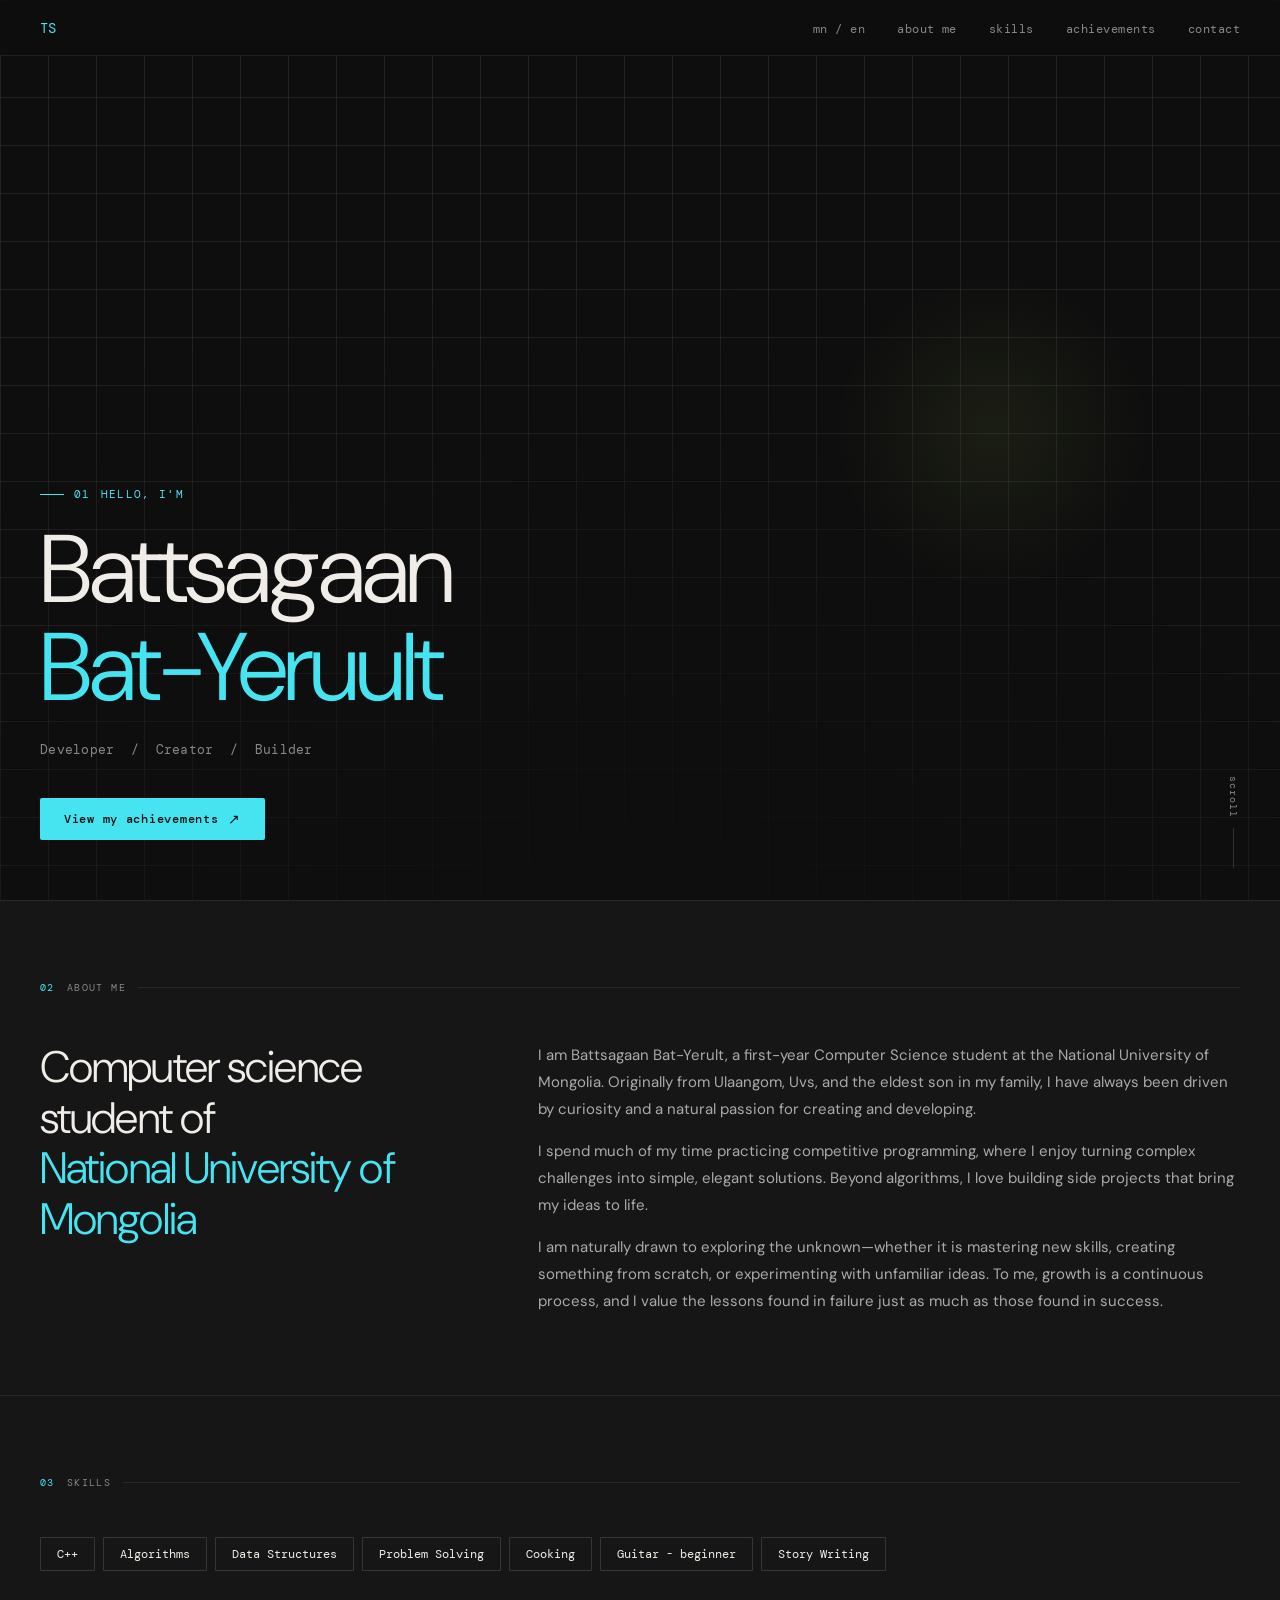
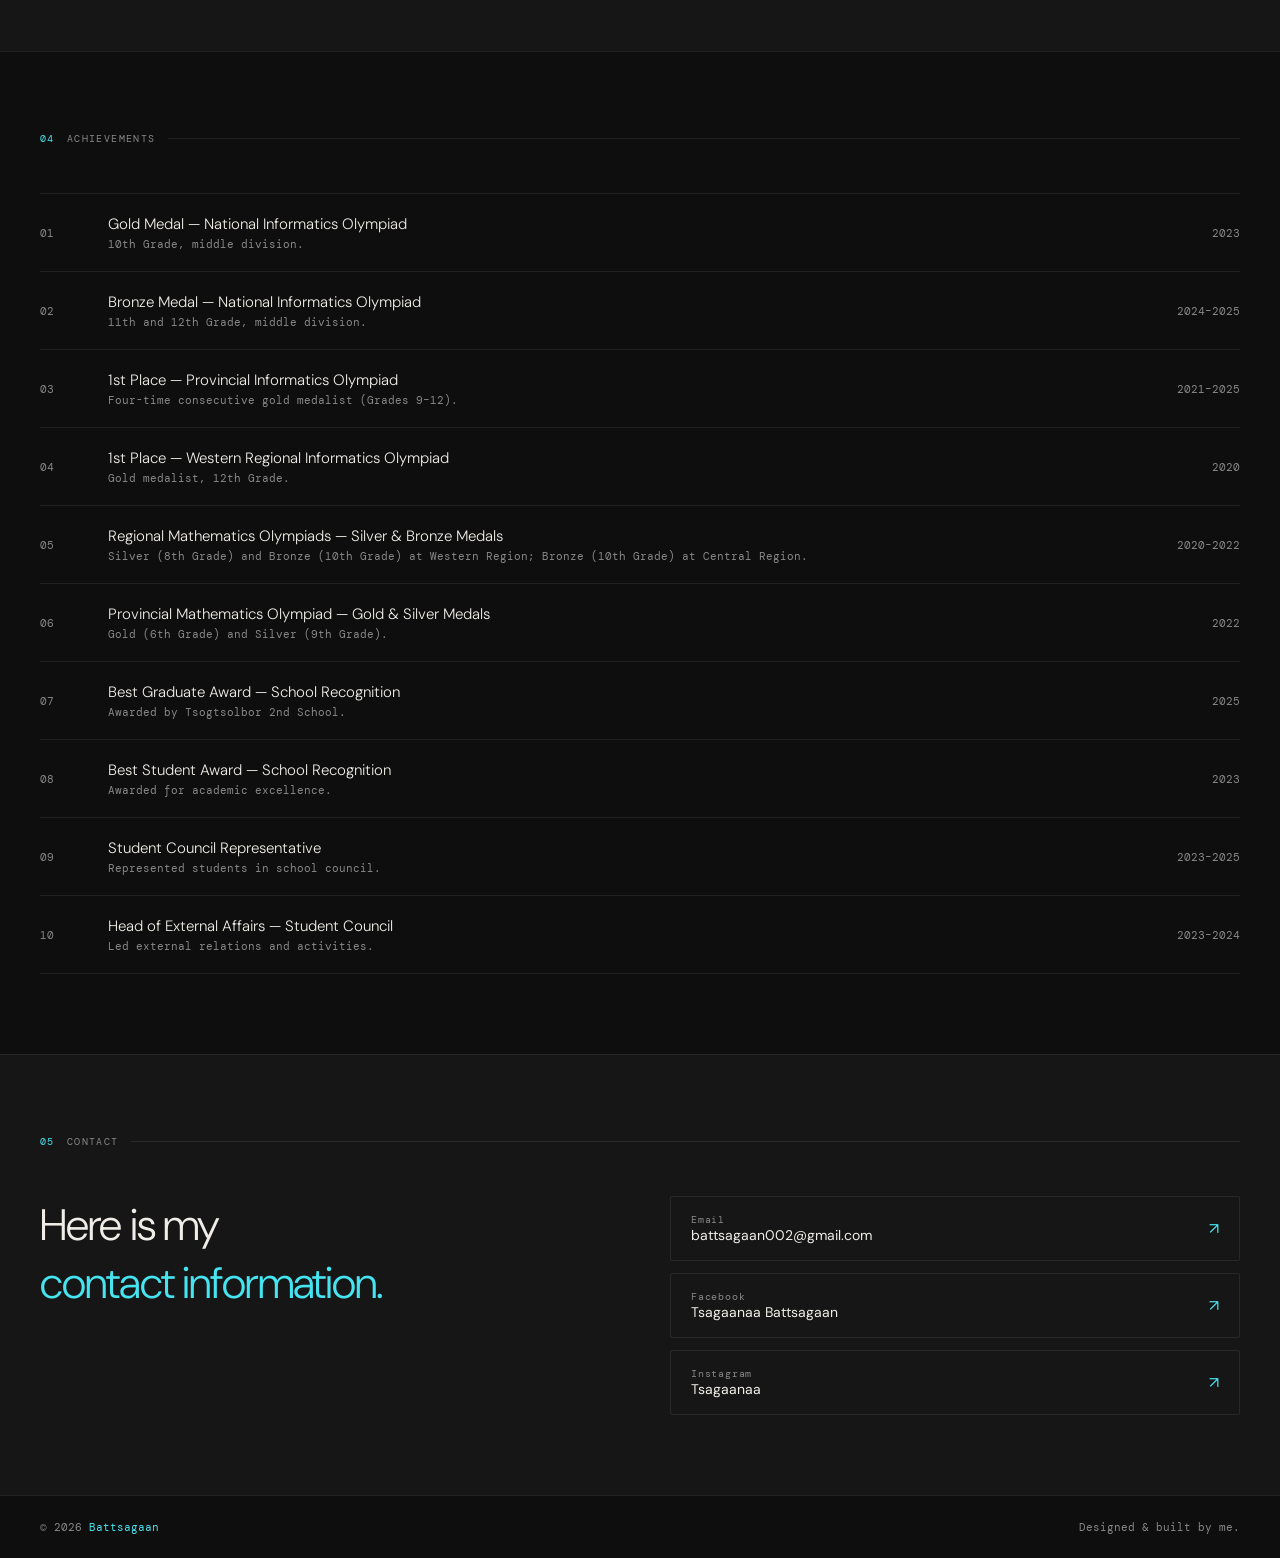
<file: index.html>
<!DOCTYPE html>
<html lang="en">
<head>
        <meta charset="UTF-8">
        <meta name="viewport" content="width=device-width, initial-scale=1.0">
        <title>Battsagaan — Portfolio</title>
        <link rel="preconnect" href="https://fonts.googleapis.com">
        <link rel="preconnect" href="https://fonts.gstatic.com" crossorigin>
        <link href="https://fonts.googleapis.com/css2?family=DM+Mono:ital,wght@0,300;0,400;0,500;1,300&family=DM+Sans:wght@300;400;500&display=swap" rel="stylesheet">
        <link rel="stylesheet" href="css/style.css">
</head>

<body>

    <!-- NAV -->
    <header>
        <span class="nav-logo" href="#hero">TS</span>
        <nav>
            <ul>
                <li><a href="index_mn.html">mn</a><a> / </a>
                    <a href="index.html">en</a></li>
                <li><a href="#about">about me</a></li>
                <li><a href="#skills">skills</a></li>
                <li><a href="#achievements">achievements</a></li>
                <li><a href="#contact">contact</a></li>
            </ul>
        </nav>
    </header>

    <main>

        <!-- HERO -->
        <section id="hero">
            <div class="hero-grid-bg"></div>
            <div class="hero-dot"></div>
            <div class="hero-content">
                <p class="hero-label"><span class="num">01</span>Hello, I'm</p>
                <h1>Battsagaan<br><em>Bat-Yeruult</em></h1>
                <p class="hero-sub">Developer &nbsp;/&nbsp; Creator &nbsp;/&nbsp; Builder</p>
                <a class="hero-cta" href="#achievements">
                    View my achievements <span class="hero-cta-arrow">↗</span>
                </a>
            </div>
            <p class="hero-scroll">scroll</p>
        </section>

        <!-- ABOUT -->
        <section id="about">
            <p class="section-label"><span class="num">02</span> About me</p>
            <div class="about-inner">
                <h2 class="about-heading">Computer science student of<br><span>National University of Mongolia</span></h2>
                <div class="about-body">
                    <p>I am Battsagaan Bat-Yerult, a first-year Computer Science student at the National University of Mongolia. Originally from Ulaangom, Uvs, 
                        and the eldest son in my family, I have always been driven by curiosity and a natural passion for creating and developing.</p>

                    <p>I spend much of my time practicing competitive programming, where I enjoy turning complex challenges into simple, elegant solutions. 
                        Beyond algorithms, I love building side projects that bring my ideas to life.</p>

                    <p>I am naturally drawn to exploring the unknown—whether it is mastering new skills, creating something from scratch, or experimenting with 
                        unfamiliar ideas. To me, growth is a continuous process, and I value the lessons found in failure just as much as those found in success.</p>

                </div>
            </div>
        </section>

        <!-- SKILLS -->
        <section id="skills">
            <p class="section-label"><span class="num">03</span> Skills</p>
            <div class="skills-wrap">
                <span class="skill">C++</span>
                <span class="skill">Algorithms</span>
                <span class="skill">Data Structures</span>
                <span class="skill">Problem Solving</span>
                <span class="skill">Cooking</span>
                <span class="skill">Guitar - beginner</span>
                <span class="skill">Story Writing</span>
            </div>
        </section>

        <!-- ACHIEVEMENTS -->
        <section id="achievements">
            <p class="section-label"><span class="num">04</span> Achievements</p>
            <div class="achievements-list">
                <div class="achievement">
                    <span class="ach-num">01</span>
                    <div>
                        <p class="ach-text">Gold Medal — National Informatics Olympiad</p>
                        <p class="ach-sub">10th Grade, middle division.</p>
                    </div>
                    <span class="ach-year">2023</span>
                </div>

                <div class="achievement">
                    <span class="ach-num">02</span>
                    <div>
                        <p class="ach-text">Bronze Medal — National Informatics Olympiad</p>
                        <p class="ach-sub">11th and 12th Grade, middle division.</p>
                    </div>
                    <span class="ach-year">2024–2025</span>
                </div>

                <div class="achievement">
                    <span class="ach-num">03</span>
                    <div>
                        <p class="ach-text">1st Place — Provincial Informatics Olympiad</p>
                        <p class="ach-sub">Four-time consecutive gold medalist (Grades 9–12).</p>
                    </div>
                    <span class="ach-year">2021–2025</span>
                </div>

                <div class="achievement">
                    <span class="ach-num">04</span>
                    <div>
                        <p class="ach-text">1st Place — Western Regional Informatics Olympiad</p>
                        <p class="ach-sub">Gold medalist, 12th Grade.</p>
                    </div>
                    <span class="ach-year">2020</span>
                </div>

                <div class="achievement">
                    <span class="ach-num">05</span>
                    <div>
                        <p class="ach-text">Regional Mathematics Olympiads — Silver & Bronze Medals</p>
                        <p class="ach-sub">Silver (8th Grade) and Bronze (10th Grade) at Western Region; Bronze (10th Grade) at Central Region.</p>
                    </div>
                    <span class="ach-year">2020–2022</span>
                </div>

                <div class="achievement">
                    <span class="ach-num">06</span>
                    <div>
                        <p class="ach-text">Provincial Mathematics Olympiad — Gold & Silver Medals</p>
                        <p class="ach-sub">Gold (6th Grade) and Silver (9th Grade).</p>
                    </div>
                    <span class="ach-year">2022</span>
                </div>

                <div class="achievement">
                    <span class="ach-num">07</span>
                    <div>
                        <p class="ach-text">Best Graduate Award — School Recognition</p>
                        <p class="ach-sub">Awarded by Tsogtsolbor 2nd School.</p>
                    </div>
                    <span class="ach-year">2025</span>
                </div>

                <div class="achievement">
                    <span class="ach-num">08</span>
                    <div>
                        <p class="ach-text">Best Student Award — School Recognition</p>
                        <p class="ach-sub">Awarded for academic excellence.</p>
                    </div>
                    <span class="ach-year">2023</span>
                </div>

                <div class="achievement">
                    <span class="ach-num">09</span>
                    <div>
                        <p class="ach-text">Student Council Representative</p>
                        <p class="ach-sub">Represented students in school council.</p>
                    </div>
                    <span class="ach-year">2023–2025</span>
                </div>

                <div class="achievement">
                    <span class="ach-num">10</span>
                    <div>
                        <p class="ach-text">Head of External Affairs — Student Council</p>
                        <p class="ach-sub">Led external relations and activities.</p>
                    </div>
                    <span class="ach-year">2023–2024</span>
                </div>

            </div>
        </section>

        <!-- CONTACT -->
        <section id="contact">
            <p class="section-label"><span class="num">05</span> Contact</p>
            <div class="contact-inner">
                <div>
                    <h2 class="contact-heading">Here is my<span> <br> contact information.</span></h2>
                </div>
                <div class="contact-links">
                    <a class="contact-link" href="battsagaan002@gmail.com">
                        <div>
                            <p class="contact-link-label">Email</p>
                            <p>battsagaan002@gmail.com</p>
                        </div>
                        <span class="contact-link-arrow">↗</span>
                    </a>
                    <a class="contact-link" href="https://www.facebook.com/tsagaanaa.tsgna" target="_blank" rel="noopener">
                        <div>
                            <p class="contact-link-label">Facebook</p>
                            <p>Tsagaanaa Battsagaan</p>
                        </div>
                        <span class="contact-link-arrow">↗</span>
                    </a>
                    <a class="contact-link" href="https://www.instagram.com/keyoki__/" target="_blank" rel="noopener">
                        <div>
                            <p class="contact-link-label">Instagram</p>
                            <p>Tsagaanaa</p>
                        </div>  
                        <span class="contact-link-arrow">↗</span>
                    </a>
                </div>
            </div>
        </section>

    </main>

    <!-- FOOTER -->
    <footer>
        <p>© 2026 <span class="footer-accent">Battsagaan</span></p>
        <p>Designed & built by me.</p>
    </footer>

</body>
</html>
</file>
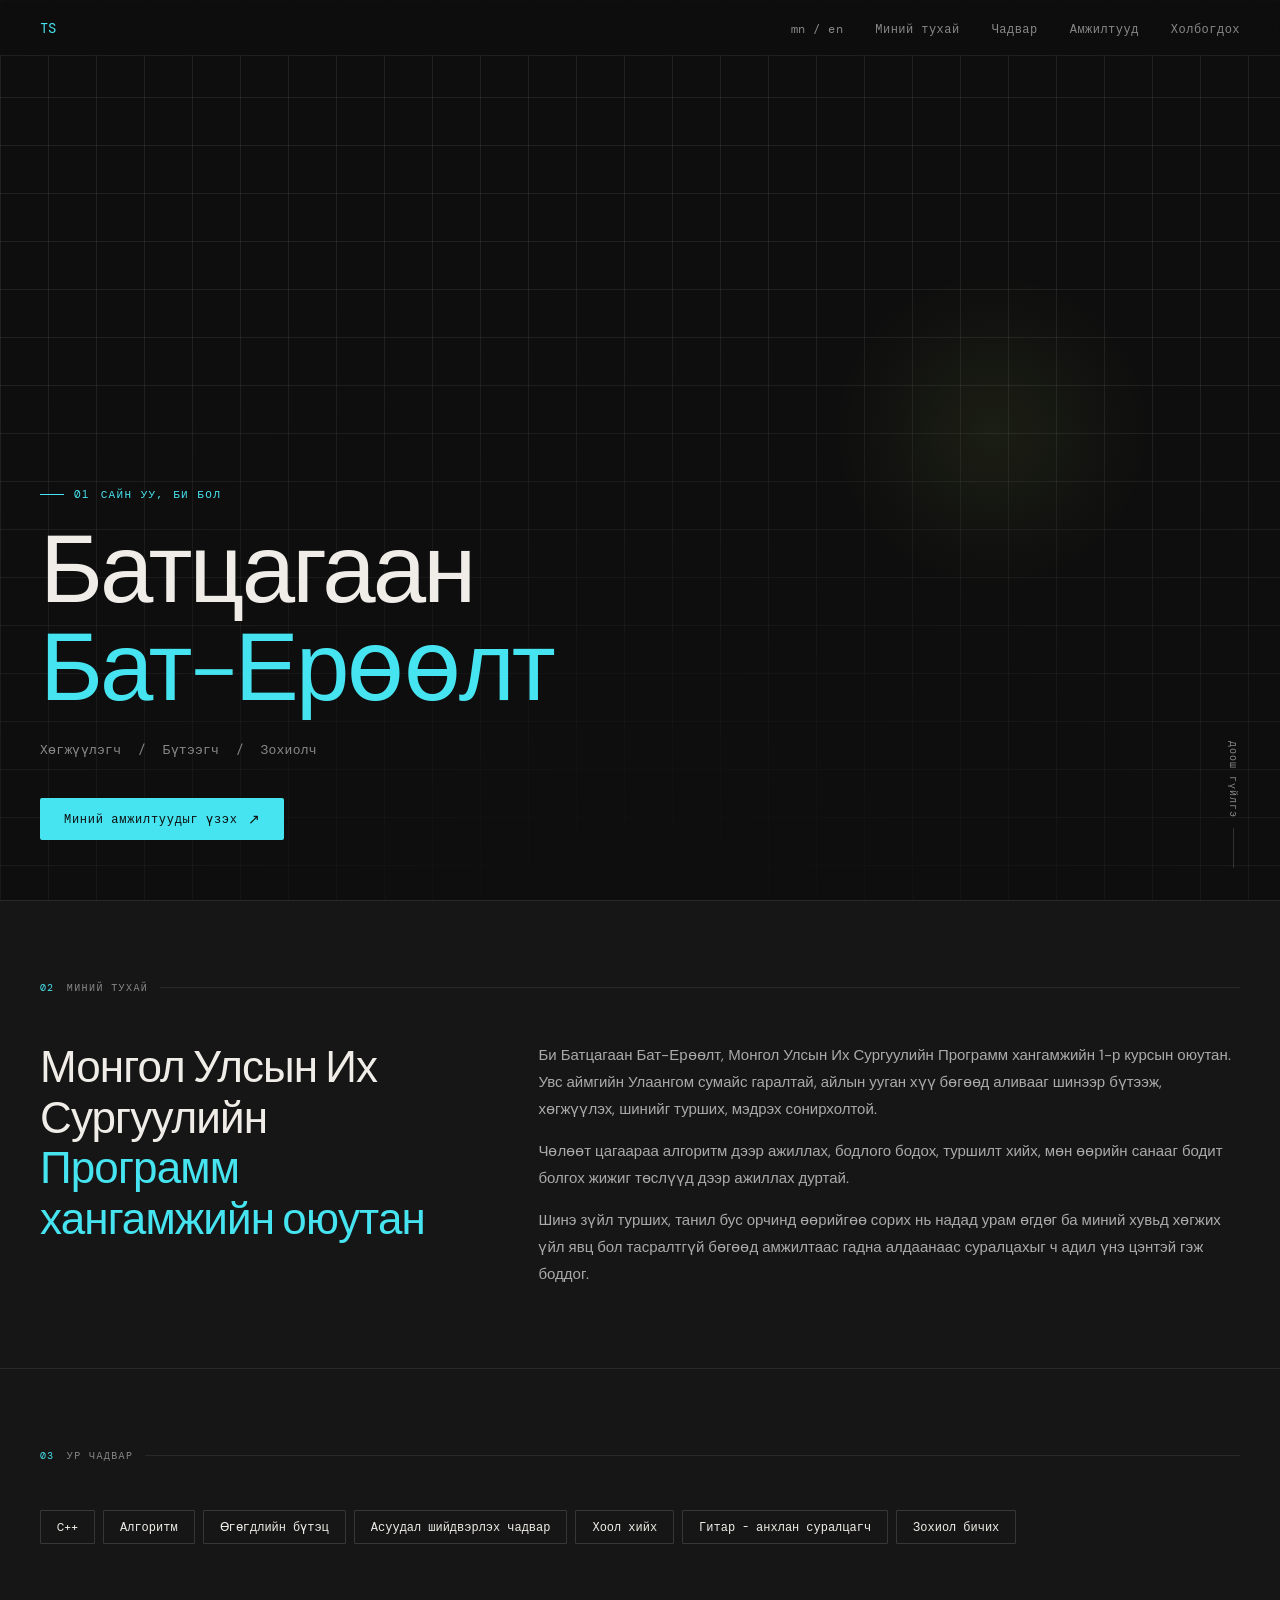
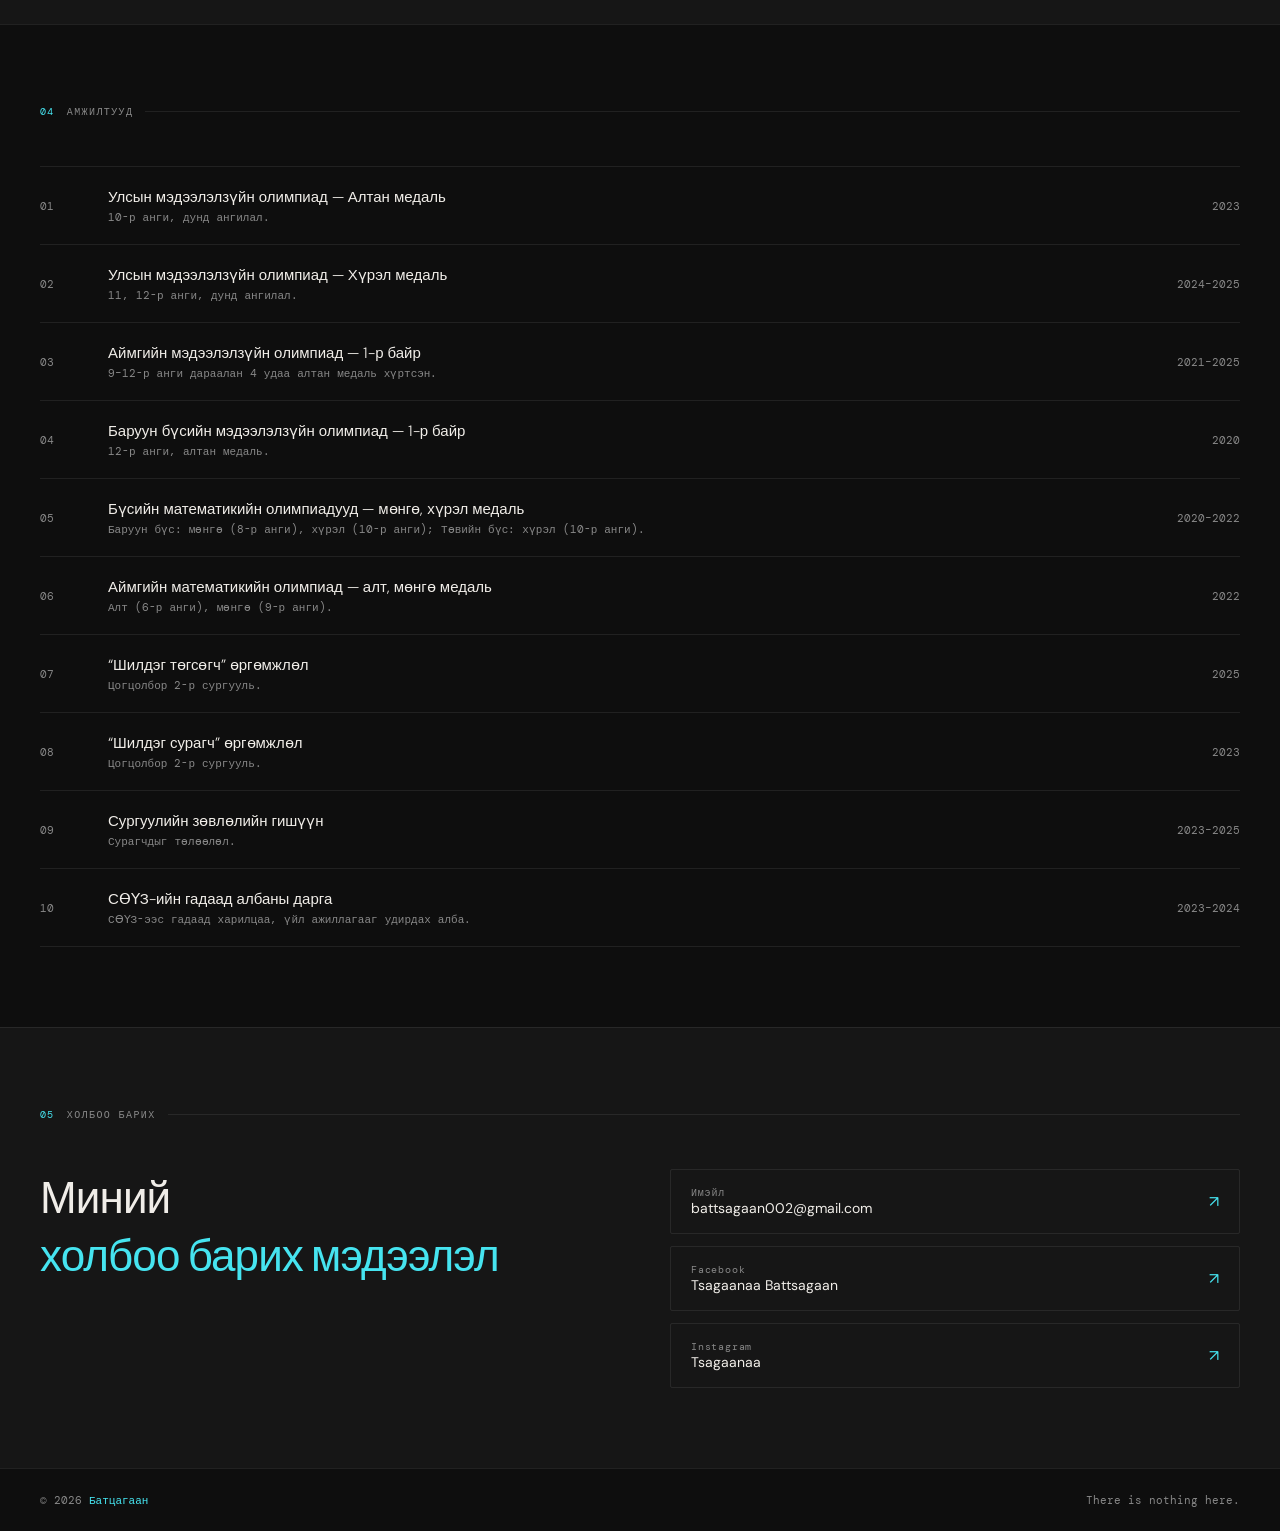
<file: index_mn.html>
<!DOCTYPE html>
<html lang="mn">
<head>
        <meta charset="UTF-8">
        <meta name="viewport" content="width=device-width, initial-scale=1.0">
        <title>Батцагаан — Портфолио</title>
        <link rel="preconnect" href="https://fonts.googleapis.com">
        <link rel="preconnect" href="https://fonts.gstatic.com" crossorigin>
        <link href="https://fonts.googleapis.com/css2?family=DM+Mono:ital,wght@0,300;0,400;0,500;1,300&family=DM+Sans:wght@300;400;500&display=swap" rel="stylesheet">
        <link rel="stylesheet" href="css/style.css">
</head>

<body>

    <!-- NAV -->
    <header>
        <span class="nav-logo" href="#hero">TS</span>
        <nav>
            <ul>
                <li><a href="index_mn.html">mn</a><a> / </a>
                    <a href="index.html">en</a></li>
                <li><a href="#about">Миний тухай</a></li>
                <li><a href="#skills">Чадвар</a></li>
                <li><a href="#achievements">Амжилтууд</a></li>
                <li><a href="#contact">Холбогдох</a></li>
            </ul>
        </nav>
    </header>

    <main>

        <!-- HERO -->
        <section id="hero">
            <div class="hero-grid-bg"></div>
            <div class="hero-dot"></div>
            <div class="hero-content">
                <p class="hero-label"><span class="num">01</span>Сайн уу, би бол</p>
                <h1>Батцагаан<br><em>Бат-Ерөөлт</em></h1>
                <p class="hero-sub">Хөгжүүлэгч &nbsp;/&nbsp; Бүтээгч &nbsp;/&nbsp; Зохиолч</p>
                <a class="hero-cta" href="#achievements">
                    Миний амжилтуудыг үзэх <span class="hero-cta-arrow">↗</span>
                </a>
            </div>
            <p class="hero-scroll">доош гүйлгэ</p>
        </section>

        <!-- ABOUT -->
        <section id="about">
            <p class="section-label"><span class="num">02</span> Миний тухай</p>
            <div class="about-inner">
                <h2 class="about-heading">Монгол Улсын Их Сургуулийн<br><span>Программ хангамжийн оюутан</span></h2>
                <div class="about-body">
                    <p>Би Батцагаан Бат-Ерөөлт, Монгол Улсын Их Сургуулийн Программ хангамжийн 1-р курсын оюутан. Увс аймгийн Улаангом сумайс гаралтай, 
                        айлын ууган хүү бөгөөд аливааг шинээр бүтээж, хөгжүүлэх, шинийг турших, мэдрэх сонирхолтой.</p>

                    <p>Чөлөөт цагаараа алгоритм дээр ажиллах, бодлого бодох, туршилт хийх, мөн өөрийн санааг бодит болгох жижиг төслүүд дээр ажиллах дуртай.</p>

                    <p>Шинэ зүйл турших, танил бус орчинд өөрийгөө сорих нь надад урам өгдөг ба миний хувьд хөгжих үйл явц бол тасралтгүй бөгөөд амжилтаас гадна алдаанаас суралцахыг ч адил үнэ цэнтэй гэж боддог.</p>

                </div>
            </div>
        </section>

        <!-- SKILLS -->
        <section id="skills">
            <p class="section-label"><span class="num">03</span> Ур чадвар</p>
            <div class="skills-wrap">
                <span class="skill">C++</span>
                <span class="skill">Алгоритм</span>
                <span class="skill">Өгөгдлийн бүтэц</span>
                <span class="skill">Асуудал шийдвэрлэх чадвар</span>
                <span class="skill">Хоол хийх</span>
                <span class="skill">Гитар - анхлан суралцагч</span>
                <span class="skill">Зохиол бичих</span>
            </div>
        </section>

        <!-- ACHIEVEMENTS -->
        <section id="achievements">
            <p class="section-label"><span class="num">04</span> Амжилтууд</p>
            <div class="achievements-list">
                <div class="achievement">
                    <span class="ach-num">01</span>
                    <div>
                        <p class="ach-text">Улсын мэдээлэлзүйн олимпиад — Алтан медаль</p>
                        <p class="ach-sub">10-р анги, дунд ангилал.</p>
                    </div>
                    <span class="ach-year">2023</span>
                </div>

                <div class="achievement">
                    <span class="ach-num">02</span>
                    <div>
                        <p class="ach-text">Улсын мэдээлэлзүйн олимпиад — Хүрэл медаль</p>
                        <p class="ach-sub">11, 12-р анги, дунд ангилал.</p>
                    </div>
                    <span class="ach-year">2024–2025</span>
                </div>

                <div class="achievement">
                    <span class="ach-num">03</span>
                    <div>
                        <p class="ach-text">Аймгийн мэдээлэлзүйн олимпиад — 1-р байр</p>
                        <p class="ach-sub">9–12-р анги дараалан 4 удаа алтан медаль хүртсэн.</p>
                    </div>
                    <span class="ach-year">2021–2025</span>
                </div>

                <div class="achievement">
                    <span class="ach-num">04</span>
                    <div>
                        <p class="ach-text">Баруун бүсийн мэдээлэлзүйн олимпиад — 1-р байр</p>
                        <p class="ach-sub">12-р анги, алтан медаль.</p>
                    </div>
                    <span class="ach-year">2020</span>
                </div>

                <div class="achievement">
                    <span class="ach-num">05</span>
                    <div>
                        <p class="ach-text">Бүсийн математикийн олимпиадууд — мөнгө, хүрэл медаль</p>
                        <p class="ach-sub">Баруун бүс: мөнгө (8-р анги), хүрэл (10-р анги); Төвийн бүс: хүрэл (10-р анги).</p>
                    </div>
                    <span class="ach-year">2020–2022</span>
                </div>

                <div class="achievement">
                    <span class="ach-num">06</span>
                    <div>
                        <p class="ach-text">Аймгийн математикийн олимпиад — алт, мөнгө медаль</p>
                        <p class="ach-sub">Алт (6-р анги), мөнгө (9-р анги).</p>
                    </div>
                    <span class="ach-year">2022</span>
                </div>

                <div class="achievement">
                    <span class="ach-num">07</span>
                    <div>
                        <p class="ach-text">“Шилдэг төгсөгч” өргөмжлөл</p>
                        <p class="ach-sub">Цогцолбор 2-р сургууль.</p>
                    </div>
                    <span class="ach-year">2025</span>
                </div>

                <div class="achievement">
                    <span class="ach-num">08</span>
                    <div>
                        <p class="ach-text">“Шилдэг сурагч” өргөмжлөл</p>
                        <p class="ach-sub">Цогцолбор 2-р сургууль.</p>
                    </div>
                    <span class="ach-year">2023</span>
                </div>

                <div class="achievement">
                    <span class="ach-num">09</span>
                    <div>
                        <p class="ach-text">Сургуулийн зөвлөлийн гишүүн</p>
                        <p class="ach-sub">Сурагчдыг төлөөлөл.</p>
                    </div>
                    <span class="ach-year">2023–2025</span>
                </div>

                <div class="achievement">
                    <span class="ach-num">10</span>
                    <div>
                        <p class="ach-text">СӨҮЗ-ийн гадаад албаны дарга</p>
                        <p class="ach-sub">СӨҮЗ-ээс гадаад харилцаа, үйл ажиллагааг удирдах алба.</p>
                    </div>
                    <span class="ach-year">2023–2024</span>
                </div>

            </div>
        </section>

        <!-- CONTACT -->
        <section id="contact">
            <p class="section-label"><span class="num">05</span> Холбоо барих</p>
            <div class="contact-inner">
                <div>
                    <h2 class="contact-heading">Миний<span><br>холбоо барих мэдээлэл</span></h2>
                </div>
                <div class="contact-links">
                    <a class="contact-link" href="mailto:battsagaan002@gmail.com">
                        <div>
                            <p class="contact-link-label">Имэйл</p>
                            <p>battsagaan002@gmail.com</p>
                        </div>
                        <span class="contact-link-arrow">↗</span>
                    </a>
                    <a class="contact-link" href="https://www.facebook.com/tsagaanaa.tsgna" target="_blank" rel="noopener">
                        <div>
                            <p class="contact-link-label">Facebook</p>
                            <p>Tsagaanaa Battsagaan</p>
                        </div>
                        <span class="contact-link-arrow">↗</span>
                    </a>
                    <a class="contact-link" href="https://www.instagram.com/keyoki__/" target="_blank" rel="noopener">
                        <div>
                            <p class="contact-link-label">Instagram</p>
                            <p>Tsagaanaa</p>
                        </div>  
                        <span class="contact-link-arrow">↗</span>
                    </a>
                </div>
            </div>
        </section>

    </main>

    <!-- FOOTER -->
    <footer>
        <p>© 2026 <span class="footer-accent">Батцагаан</span></p>
        <p>There is nothing here.</p>
    </footer>

</body>
</html>
</file>
<file: css/style.css>
*, *::before, *::after { box-sizing: border-box; margin: 0; padding: 0; }

:root {
    --bg: #0e0e0e;
    --bg2: #161616;
    --bg3: #1e1e1e;
    --border: rgba(255,255,255,0.08);
    --border2: rgba(255,255,255,0.14);
    --text: #f0ede8;
    --muted: #888;
    --accent: #46e4f0;
    --accent-dim: rgba(200,240,96,0.12);
    --mono: 'DM Mono', monospace;
    --sans: 'DM Sans', sans-serif;
}

html { scroll-behavior: smooth; background: var(--bg); color: var(--text); font-family: var(--sans); }

body { min-height: 100vh; }

/* ── SCROLLBAR ── */
::-webkit-scrollbar { width: 4px; }
::-webkit-scrollbar-track { background: var(--bg); }
::-webkit-scrollbar-thumb { background: var(--border2); border-radius: 2px; }

/* ── NAV ── */
header {
    position: fixed; top: 0; left: 0; right: 0; z-index: 100;
    display: flex; justify-content: space-between; align-items: center;
    padding: 0 40px; height: 56px;
    border-bottom: 1px solid var(--border);
    background: rgba(14,14,14,0.85);
    backdrop-filter: blur(12px);
}
.nav-logo { font-family: var(--mono); font-size: 14px; color: var(--accent); letter-spacing: 0.02em; }
nav ul { list-style: none; display: flex; gap: 32px; }
nav a { font-family: var(--mono); font-size: 12px; color: var(--muted); text-decoration: none; letter-spacing: 0.04em; transition: color .2s; }
nav a:hover { color: var(--text); }

/* ── HERO ── */
#hero {
    min-height: 100vh;
    display: flex; flex-direction: column; justify-content: flex-end;
    padding: 80px 40px 60px;
    position: relative; overflow: hidden;
}
.hero-grid-bg {
    position: absolute; inset: 0; z-index: 0;
    background-image:
    linear-gradient(var(--border) 1px, transparent 1px),
    linear-gradient(90deg, var(--border) 1px, transparent 1px);
    background-size: 48px 48px;
    mask-image: radial-gradient(ellipse 80% 70% at 50% 100%, transparent 0%, black 100%);
}
.hero-dot {
    position: absolute; top: 30%; right: 10%;
    width: 320px; height: 320px; border-radius: 50%;
    background: radial-gradient(circle, rgba(200,240,96,0.07) 0%, transparent 70%);
    z-index: 0;
}
.hero-content { position: relative; z-index: 1; max-width: 860px; }
.hero-label {
    font-family: var(--mono); font-size: 11px; color: var(--accent);
    letter-spacing: 0.12em; text-transform: uppercase;
    margin-bottom: 20px; display: flex; align-items: center; gap: 10px;
}
.hero-label::before { content: ''; display: block; width: 24px; height: 1px; background: var(--accent); }
h1 {
    font-family: var(--sans); font-size: clamp(52px, 8vw, 96px);
    font-weight: 300; line-height: 1.02; letter-spacing: -0.03em;
    margin-bottom: 24px; color: var(--text);
}
h1 em { font-style: normal; color: var(--accent); }
.hero-sub {
    font-family: var(--mono); font-size: 13px; color: var(--muted);
    margin-bottom: 40px; letter-spacing: 0.02em;
}
.hero-cta {
    display: inline-flex; align-items: center; gap: 10px;
    background: var(--accent); color: #0e0e0e;
    padding: 12px 24px; border-radius: 2px;
    font-family: var(--mono); font-size: 12px; font-weight: 500;
    text-decoration: none; letter-spacing: 0.06em;
    transition: opacity .2s, transform .2s;
}
.hero-cta:hover { opacity: 0.88; transform: translateY(-1px); }
.hero-cta-arrow { font-size: 14px; }
.hero-scroll {
    position: absolute; bottom: 32px; right: 40px; z-index: 1;
    font-family: var(--mono); font-size: 10px; color: var(--muted);
    letter-spacing: 0.1em; writing-mode: vertical-rl;
    display: flex; align-items: center; gap: 10px;
}
.hero-scroll::after { content: ''; display: block; width: 1px; height: 40px; background: var(--border2); }

/* ── SECTION BASE ── */
section { padding: 80px 40px; border-top: 1px solid var(--border); }
.section-label {
    font-family: var(--mono); font-size: 10px; color: var(--muted);
    letter-spacing: 0.14em; text-transform: uppercase;
    margin-bottom: 48px; display: flex; align-items: center; gap: 12px;
}
.section-label .num { color: var(--accent); }
.section-label::after { content: ''; flex: 1; height: 1px; background: var(--border); }

/* ── ABOUT ── */
#about { background: var(--bg2); }
.about-inner { display: grid; grid-template-columns: 1fr 1.6fr; gap: 60px; align-items: start; }
.about-heading { font-size: clamp(28px, 4vw, 44px); font-weight: 300; line-height: 1.15; letter-spacing: -0.02em; }
.about-heading span { color: var(--accent); }
.about-body { font-size: 15px; line-height: 1.8; color: #aaa; }
.about-body p + p { margin-top: 1em; }

/* ── PROJECTS ── */
#projects { background: var(--bg); }
.projects-grid { display: grid; grid-template-columns: repeat(auto-fill, minmax(280px, 1fr)); gap: 1px; background: var(--border); border: 1px solid var(--border); }
.project-card {
    background: var(--bg); padding: 28px;
    display: flex; flex-direction: column; gap: 12px;
    transition: background .2s;
    text-decoration: none; color: inherit;
}
.project-card:hover { background: var(--bg2); }
.project-num { font-family: var(--mono); font-size: 11px; color: var(--muted); }
.project-card h3 { font-size: 17px; font-weight: 400; }
.project-card p { font-size: 13px; line-height: 1.65; color: var(--muted); flex: 1; }
.project-tags { display: flex; flex-wrap: wrap; gap: 6px; margin-top: 4px; }
.tag {
    font-family: var(--mono); font-size: 10px; letter-spacing: 0.06em;
    padding: 3px 8px; border: 1px solid var(--border2); border-radius: 1px;
    color: var(--muted);
}
.project-link {
    font-family: var(--mono); font-size: 11px; color: var(--accent);
    display: inline-flex; align-items: center; gap: 5px;
    margin-top: 4px;
}

/* ── SKILLS ── */
#skills { background: var(--bg2); }
.skills-wrap { display: flex; flex-wrap: wrap; gap: 8px; }
.skill {
    font-family: var(--mono); font-size: 12px;
    padding: 8px 16px; border: 1px solid var(--border2); border-radius: 1px;
    color: var(--text); transition: border-color .2s, color .2s, background .2s;
    cursor: default;
}
.skill:hover { border-color: var(--accent); color: var(--accent); background: var(--accent-dim); }

/* ── ACHIEVEMENTS ── */
#achievements { background: var(--bg); }
.achievements-list { display: flex; flex-direction: column; }
.achievement {
    display: grid; grid-template-columns: 48px 1fr auto;
    align-items: center; gap: 20px;
    padding: 20px 0; border-bottom: 1px solid var(--border);
}
.achievement:first-child { border-top: 1px solid var(--border); }
.ach-num { font-family: var(--mono); font-size: 11px; color: var(--muted); }
.ach-text { font-size: 15px; font-weight: 300; }
.ach-sub { font-family: var(--mono); font-size: 11px; color: var(--muted); margin-top: 3px; }
.ach-year { font-family: var(--mono); font-size: 11px; color: var(--muted); }

/* ── CONTACT ── */
#contact { background: var(--bg2); }
.contact-inner { display: grid; grid-template-columns: 1fr 1fr; gap: 60px; align-items: start; }
.contact-heading { font-size: clamp(28px, 4vw, 44px); font-weight: 300; letter-spacing: -0.02em; }
.contact-heading span { color: var(--accent); }
.contact-links { display: flex; flex-direction: column; gap: 12px; }
.contact-link {
    display: flex; justify-content: space-between; align-items: center;
    padding: 16px 20px; border: 1px solid var(--border);
    text-decoration: none; color: var(--text);
    font-size: 14px; transition: border-color .2s, background .2s;
    border-radius: 2px;
}
.contact-link:hover { border-color: var(--accent); background: var(--accent-dim); }
.contact-link-label { font-family: var(--mono); font-size: 10px; color: var(--muted); letter-spacing: 0.08em; }
.contact-link-arrow { color: var(--accent); font-size: 16px; }

/* ── FOOTER ── */
footer {
    padding: 24px 40px; border-top: 1px solid var(--border);
    display: flex; justify-content: space-between; align-items: center;
    background: var(--bg);
}
footer p { font-family: var(--mono); font-size: 11px; color: var(--muted); }
.footer-accent { color: var(--accent); }

/* ── ANIMATIONS ── */
@keyframes fadeUp {
    from { opacity: 0; transform: translateY(20px); }
    to   { opacity: 1; transform: translateY(0); }
}
.hero-content > * { animation: fadeUp .6s ease both; }
.hero-label  { animation-delay: .1s; }
h1           { animation-delay: .2s; }
.hero-sub    { animation-delay: .3s; }
.hero-cta    { animation-delay: .4s; }

/* ── MOBILE ── */
@media (max-width: 680px) {
    header { padding: 0 20px; }
    nav ul { gap: 16px; }
    #hero, section { padding-left: 20px; padding-right: 20px; }
    .about-inner, .contact-inner { grid-template-columns: 1fr; gap: 32px; }
    .achievement { grid-template-columns: 36px 1fr; }
    .ach-year { display: none; }
    footer { flex-direction: column; gap: 6px; text-align: center; }
}
</file>
